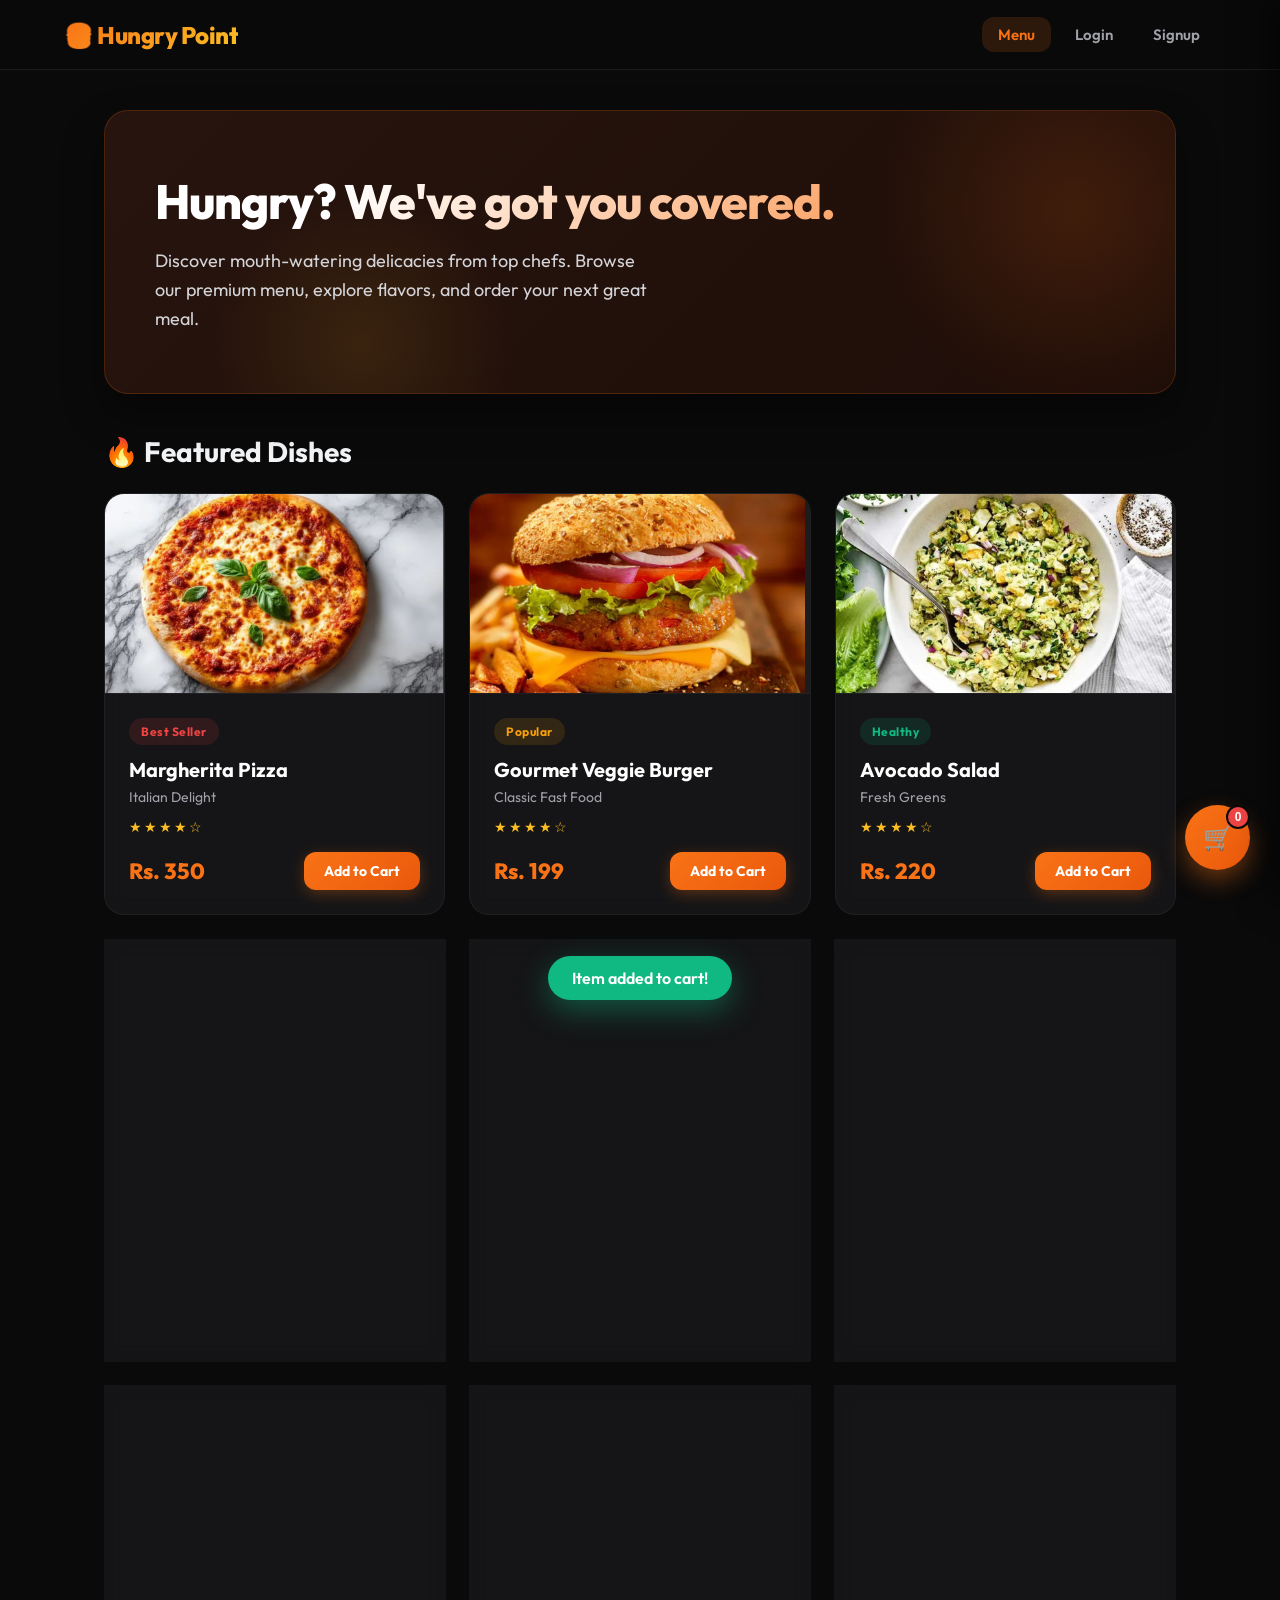
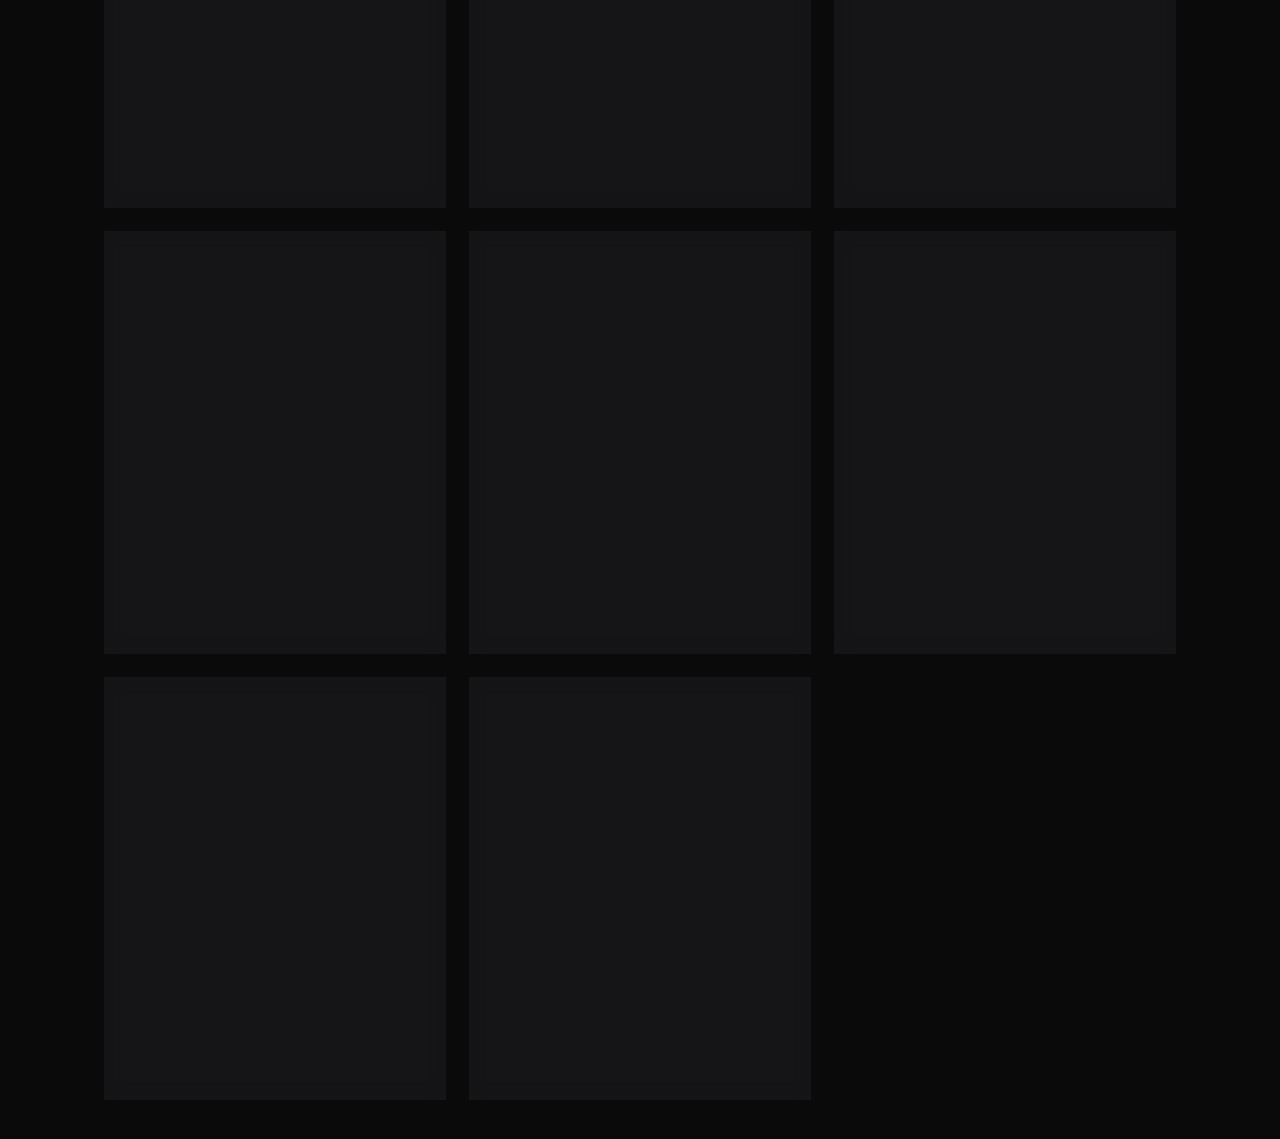
<file: index.html>
<!DOCTYPE html>
<html lang="en">
<head>
<meta charset="UTF-8">
<title>Food Delivery</title>
<link rel="stylesheet" href="style.css">
</head>
<body>

<div class="nav">
  <div class="brand">
    &#127828; Hungry Point
  </div>
  <div class="nav-links">
    <a href="index.html" class="active">Menu</a>
    <a href="login.html">Login</a>
    <a href="signup.html">Signup</a>
  </div>
</div>

<div class="container">
  <div class="hero">
    <h1>Hungry? We've got you covered.</h1>
    <p>Discover mouth-watering delicacies from top chefs. Browse our premium menu, explore flavors, and order your next great meal.</p>
  </div>

  <h2 class="section-title">
    &#128293; Featured Dishes
  </h2>

  <div class="grid" id="menu-grid">
    <!-- JS will populate these for easier data management -->
  </div>
</div>

<button class="cart-toggle-btn" id="cart-toggle">
  &#128722;
  <span class="cart-badge" id="cart-badge">0</span>
</button>

<div class="cart-sidebar" id="cart-sidebar">
  <div class="cart-header">
    <h2>Your Order</h2>
    <button class="close-cart" id="close-cart">&times;</button>
  </div>
  <div class="cart-items" id="cart-items">
    <div class="empty-cart">Your cart is empty.</div>
  </div>
  <div class="cart-footer">
    <div class="cart-total">
      <span>Total</span>
      <span id="cart-total-price">Rs. 0</span>
    </div>
    <button class="checkout-btn" id="checkout-btn">Place Order</button>
  </div>
</div>

<div class="toast" id="toast">Item added to cart!</div>

<script src="script.js"></script>

</body>
</html>
</file>
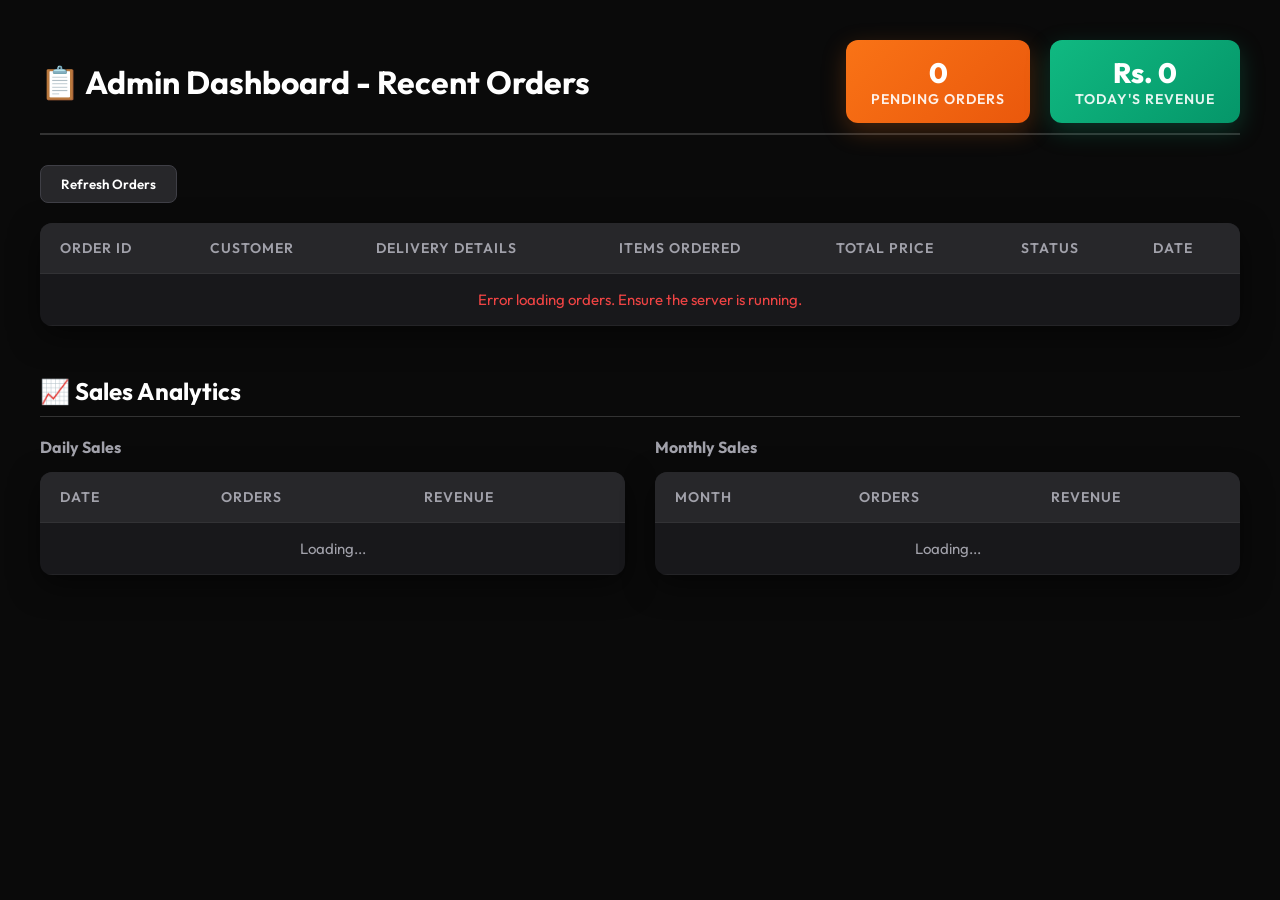
<file: food-delivery-admin/index.html>
<!DOCTYPE html>
<html lang="en">
<head>
<meta charset="UTF-8">
<title>Admin Dashboard - Orders</title>
<style>
@import url('https://fonts.googleapis.com/css2?family=Outfit:wght@400;500;600;700;800&display=swap');

* { box-sizing: border-box; margin: 0; padding: 0; }

body {
  font-family: 'Outfit', sans-serif;
  background: #0a0a0a;
  color: #f3f4f6;
  padding: 40px;
}

.header-container {
  display: flex;
  justify-content: space-between;
  align-items: center;
  margin-bottom: 30px;
  border-bottom: 2px solid #333;
  padding-bottom: 10px;
}

h1 {
  font-size: 32px;
  color: #fff;
}

.stats-card {
  background: linear-gradient(135deg, #f97316, #ea580c);
  padding: 15px 25px;
  border-radius: 12px;
  text-align: center;
  box-shadow: 0 8px 24px rgba(249, 115, 22, 0.25);
}

.stats-card .count {
  font-size: 28px;
  font-weight: 800;
  color: #fff;
}

.stats-card .label {
  font-size: 14px;
  font-weight: 600;
  color: rgba(255,255,255,0.9);
  text-transform: uppercase;
  letter-spacing: 1px;
}

table {
  width: 100%;
  border-collapse: collapse;
  background: #18181b;
  border-radius: 12px;
  overflow: hidden;
  box-shadow: 0 10px 30px rgba(0,0,0,0.5);
}

th, td {
  padding: 16px 20px;
  text-align: left;
  border-bottom: 1px solid rgba(255,255,255,0.05);
}

th {
  background: #27272a;
  color: #a1a1aa;
  font-weight: 600;
  font-size: 14px;
  text-transform: uppercase;
  letter-spacing: 1px;
}

td {
  font-size: 15px;
}

.order-items {
  background: #09090b;
  padding: 10px;
  border-radius: 8px;
  font-size: 13px;
  color: #a1a1aa;
  margin-top: 5px;
}

.badge {
  padding: 4px 10px;
  border-radius: 20px;
  font-weight: bold;
  font-size: 12px;
}
.badge.id { background: rgba(59, 130, 246, 0.2); color: #3b82f6; }
.badge.pending { background: rgba(249, 115, 22, 0.2); color: #f97316; }
.badge.completed { background: rgba(34, 197, 94, 0.2); color: #22c55e; }

.refresh-btn {
  background: #27272a;
  border: 1px solid #3f3f46;
  color: white;
  padding: 10px 20px;
  border-radius: 8px;
  font-family: 'Outfit', sans-serif;
  font-weight: 600;
  cursor: pointer;
  margin-bottom: 20px;
  transition: all 0.2s;
}
.refresh-btn:hover { background: #3f3f46; }

.complete-btn {
  background: #10b981;
  border: none;
  color: white;
  padding: 8px 14px;
  border-radius: 6px;
  font-family: 'Outfit', sans-serif;
  font-weight: 600;
  font-size: 13px;
  cursor: pointer;
  transition: opacity 0.2s;
  margin-top: 8px;
}
.complete-btn:hover { opacity: 0.8; }

</style>
</head>
<body>

<div class="header-container">
  <h1>&#128203; Admin Dashboard - Recent Orders</h1>
  <div style="display: flex; gap: 20px;">
    <div class="stats-card">
      <div class="count" id="pending-count">0</div>
      <div class="label">Pending Orders</div>
    </div>
    <div class="stats-card" style="background: linear-gradient(135deg, #10b981, #059669); box-shadow: 0 8px 24px rgba(16, 185, 129, 0.25);">
      <div class="count" id="today-revenue">Rs. 0</div>
      <div class="label">Today's Revenue</div>
    </div>
  </div>
</div>

<button class="refresh-btn" onclick="fetchOrders()">Refresh Orders</button>

<table>
  <thead>
    <tr>
      <th>Order ID</th>
      <th>Customer</th>
      <th>Delivery Details</th>
      <th>Items Ordered</th>
      <th>Total Price</th>
      <th>Status</th>
      <th>Date</th>
    </tr>
  </thead>
  <tbody id="orders-body">
    <tr>
      <td colspan="7" style="text-align: center; color: #a1a1aa;">Loading orders...</td>
    </tr>
  </tbody>
</table>

<h2 style="margin-top: 50px; margin-bottom: 20px; font-size: 24px; color: #fff; border-bottom: 1px solid #333; padding-bottom: 10px;">&#128200; Sales Analytics</h2>
<div style="display: grid; grid-template-columns: 1fr 1fr; gap: 30px;">
  <div>
    <h3 style="margin-bottom: 15px; color: #a1a1aa; font-size: 16px;">Daily Sales</h3>
    <table>
      <thead>
        <tr><th>Date</th><th>Orders</th><th>Revenue</th></tr>
      </thead>
      <tbody id="daily-sales-body">
        <tr><td colspan="3" style="text-align: center; color: #a1a1aa;">Loading...</td></tr>
      </tbody>
    </table>
  </div>
  <div>
    <h3 style="margin-bottom: 15px; color: #a1a1aa; font-size: 16px;">Monthly Sales</h3>
    <table>
      <thead>
        <tr><th>Month</th><th>Orders</th><th>Revenue</th></tr>
      </thead>
      <tbody id="monthly-sales-body">
        <tr><td colspan="3" style="text-align: center; color: #a1a1aa;">Loading...</td></tr>
      </tbody>
    </table>
  </div>
</div>

<script>
// =========================================================================
// IMPORTANT: REPLACE THIS URL WITH YOUR DEPLOYED VERCEL CLIENT APP URL
// Example: const API_BASE_URL = 'https://food-delivery-client.vercel.app';
// =========================================================================
const API_BASE_URL = 'https://food-delivery-mu-blond.vercel.app';

function fetchOrders() {
  document.getElementById('orders-body').innerHTML = '<tr><td colspan="7" style="text-align: center; color: #a1a1aa;">Loading orders...</td></tr>';
  
  fetch(API_BASE_URL + '/api/orders')
    .then(res => res.json())
    .then(orders => {
      const tbody = document.getElementById('orders-body');
      tbody.innerHTML = '';
      
      let pendingCount = 0;
      
      if (orders.length === 0) {
        tbody.innerHTML = '<tr><td colspan="7" style="text-align: center; color: #a1a1aa;">No orders found in the database.</td></tr>';
        document.getElementById('pending-count').innerText = 0;
        return;
      }
      
      orders.forEach(order => {
        if (order.status === 'Pending') pendingCount++;
        
        const itemsHtml = order.cart_data.map(item => `
          <div>${item.quantity}x ${item.name} (Rs. ${item.price})</div>
        `).join('');
        
        const statusBadgeClass = order.status === 'Pending' ? 'pending' : 'completed';
        const actionHtml = order.status === 'Pending' 
          ? `<button class="complete-btn" onclick="markCompleted(${order.id})">Mark as Completed ✓</button>`
          : ``;
        
        const tr = document.createElement('tr');
        tr.innerHTML = `
          <td><span class="badge id">#${order.id}</span></td>
          <td><strong>${order.user_name}</strong><br><span style="color:#71717a; font-size:12px;">${order.phone}</span></td>
          <td>${order.address}<br>${order.city}, ${order.zip_code}</td>
          <td><div class="order-items">${itemsHtml}</div></td>
          <td style="font-weight:bold; color:#f97316;">Rs. ${order.total_price}</td>
          <td>
            <span class="badge ${statusBadgeClass}">${order.status}</span><br>
            ${actionHtml}
          </td>
          <td style="font-size:13px; color:#71717a;">${new Date(order.timestamp).toLocaleString()}</td>
        `;
        tbody.appendChild(tr);
      });
      
      document.getElementById('pending-count').innerText = pendingCount;
    })
    .catch(err => {
      console.error(err);
      document.getElementById('orders-body').innerHTML = '<tr><td colspan="7" style="text-align: center; color: #ef4444;">Error loading orders. Ensure the server is running.</td></tr>';
    });
}

function markCompleted(orderId) {
  if (!API_BASE_URL) {
    alert("Please configure the API_BASE_URL in the code first!");
    return;
  }
  fetch(API_BASE_URL + '/api/order/status', {
    method: 'POST',
    headers: { 'Content-Type': 'application/json' },
    body: JSON.stringify({ id: orderId, status: 'Completed' })
  })
  .then(res => res.json())
  .then(data => {
    if (data.status === 'success') {
      fetchOrders(); // Refresh the list
      fetchSalesSummary(); // Refresh revenue
    } else {
      alert("Error updating order status.");
    }
  })
  .catch(err => console.error(err));
}

function fetchSalesSummary() {
  fetch(API_BASE_URL + '/api/sales/summary')
    .then(res => res.json())
    .then(data => {
      document.getElementById('today-revenue').innerText = 'Rs. ' + data.today_revenue;
      
      const dailyBody = document.getElementById('daily-sales-body');
      if (data.daily_sales.length === 0) {
        dailyBody.innerHTML = '<tr><td colspan="3" style="text-align: center; color: #a1a1aa;">No daily sales data.</td></tr>';
      } else {
        dailyBody.innerHTML = data.daily_sales.map(s => {
          const breakdown = s.order_list.map(o => `<span class="badge id" style="white-space: nowrap;">#${o.id}: Rs. ${o.amount}</span>`).join('');
          return `
          <tr>
            <td style="vertical-align: top;">${s.date}</td>
            <td><div style="display: flex; flex-wrap: wrap; gap: 6px;">${breakdown}</div></td>
            <td style="font-weight:bold; color:#10b981; vertical-align: top;">Rs. ${s.revenue}</td>
          </tr>
          `;
        }).join('');
      }

      const monthlyBody = document.getElementById('monthly-sales-body');
      if (data.monthly_sales.length === 0) {
        monthlyBody.innerHTML = '<tr><td colspan="3" style="text-align: center; color: #a1a1aa;">No monthly sales data.</td></tr>';
      } else {
        monthlyBody.innerHTML = data.monthly_sales.map(s => `
          <tr>
            <td>${s.month}</td>
            <td>${s.orders}</td>
            <td style="font-weight:bold; color:#10b981;">Rs. ${s.revenue}</td>
          </tr>
        `).join('');
      }
    })
    .catch(err => console.error('Error fetching sales summary:', err));
}

// Fetch on load
fetchOrders();
fetchSalesSummary();
</script>

</body>
</html>
</file>
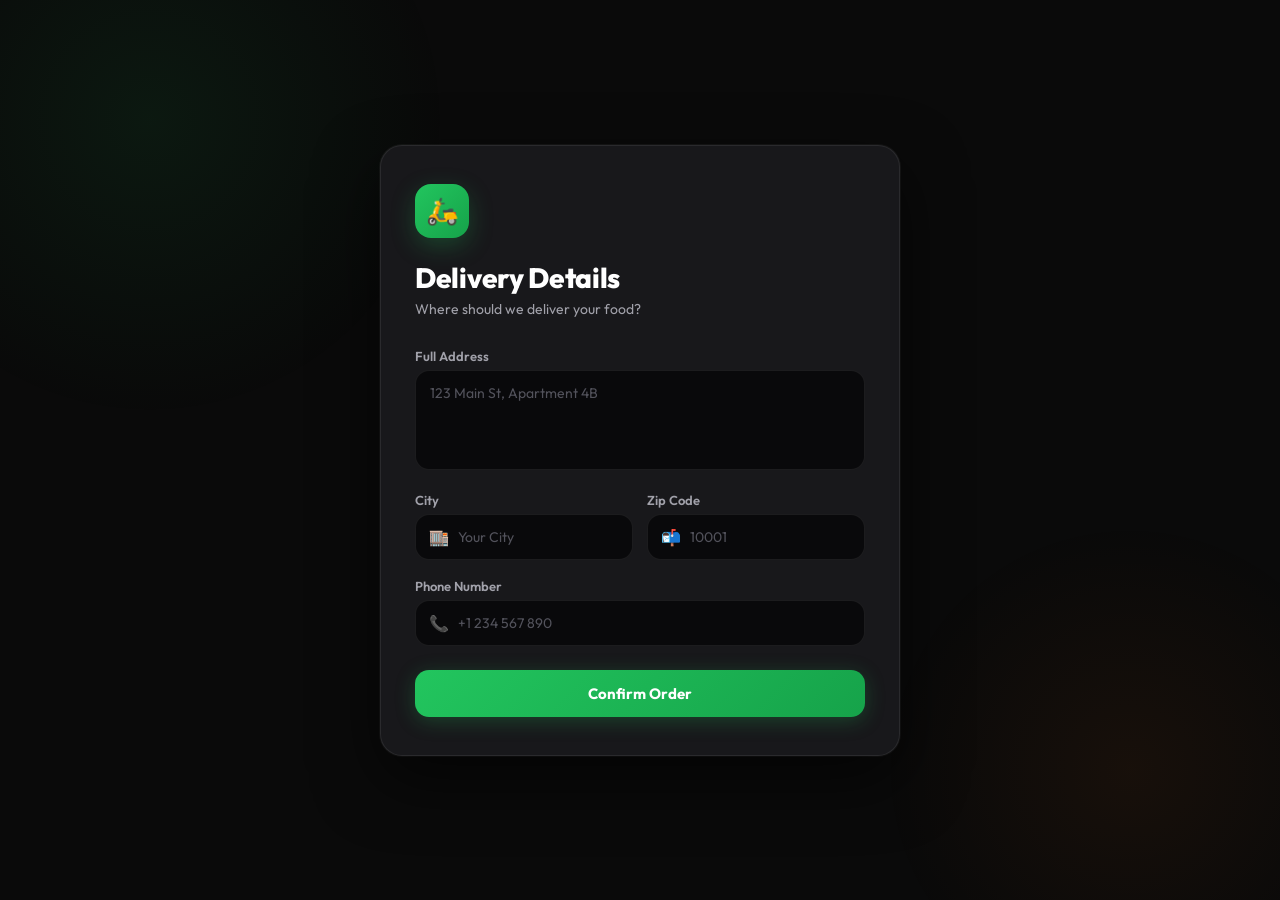
<file: checkout.html>
<!DOCTYPE html>
<html lang="en">
<head>
<meta charset="UTF-8">
<title>Checkout - Enter Address</title>
<style>
@import url('https://fonts.googleapis.com/css2?family=Outfit:wght@400;500;600;700;800&display=swap');

* { box-sizing: border-box; margin: 0; padding: 0; }

body {
  font-family: 'Outfit', sans-serif;
  min-height: 100vh;
  display: flex;
  align-items: center;
  justify-content: center;
  background: #0a0a0a;
  color: #f3f4f6;
  padding: 20px;
  position: relative;
  overflow: hidden;
}

body::before {
  content: '';
  position: fixed;
  width: 600px; height: 600px;
  background: radial-gradient(circle, rgba(34, 197, 94, 0.08), transparent 70%);
  top: -180px; left: -150px;
  border-radius: 50%;
}
body::after {
  content: '';
  position: fixed;
  width: 500px; height: 500px;
  background: radial-gradient(circle, rgba(249, 115, 22, 0.06), transparent 70%);
  bottom: -120px; right: -100px;
  border-radius: 50%;
}

.card {
  width: 100%;
  max-width: 520px;
  background: #18181b;
  border-radius: 22px;
  padding: 38px 34px;
  box-shadow: 0 24px 64px rgba(0,0,0,0.6), 0 0 0 1px rgba(255,255,255,0.05);
  position: relative;
  z-index: 1;
  border: 1px solid rgba(255,255,255,0.08);
}

.logo {
  width: 54px; height: 54px;
  background: linear-gradient(135deg, #22c55e, #16a34a);
  border-radius: 16px;
  display: flex;
  align-items: center;
  justify-content: center;
  font-size: 26px;
  color: #fff;
  margin-bottom: 22px;
  box-shadow: 0 8px 24px rgba(34, 197, 94, 0.25);
}

h1 {
  font-size: 28px;
  font-weight: 800;
  margin-bottom: 4px;
  letter-spacing: -0.3px;
  color: #fff;
}

.subtitle {
  color: #a1a1aa;
  font-size: 14px;
  margin-bottom: 28px;
  line-height: 1.5;
}

label {
  display: block;
  margin-bottom: 6px;
  font-size: 13px;
  font-weight: 600;
  color: #a1a1aa;
}

.input-wrap {
  position: relative;
  margin-bottom: 18px;
}

.input-wrap .icon {
  position: absolute;
  left: 14px;
  top: 50%;
  transform: translateY(-50%);
  font-size: 16px;
  color: #71717a;
  pointer-events: none;
}

input, textarea {
  width: 100%;
  padding: 13px 14px 13px 42px;
  border: 1.5px solid rgba(255,255,255,0.08);
  border-radius: 14px;
  font-size: 14px;
  font-family: inherit;
  transition: all 0.2s ease;
  background: #09090b;
  color: #f3f4f6;
  resize: none;
}

textarea {
  padding: 13px 14px 13px 14px;
  min-height: 100px;
}

input::placeholder, textarea::placeholder { color: #52525b; }

input:focus, textarea:focus {
  outline: none;
  border-color: #22c55e;
  box-shadow: 0 0 0 3px rgba(34, 197, 94, 0.1), 0 0 20px rgba(34, 197, 94, 0.05);
  background: #111;
}

.btn {
  width: 100%;
  border: none;
  border-radius: 14px;
  padding: 14px;
  font-size: 15px;
  font-weight: 700;
  font-family: inherit;
  background: linear-gradient(135deg, #22c55e, #16a34a);
  color: #ffffff;
  cursor: pointer;
  margin-top: 6px;
  transition: all 0.25s ease;
  box-shadow: 0 4px 20px rgba(34, 197, 94, 0.25);
}

.btn:hover {
  background: linear-gradient(135deg, #16a34a, #15803d);
  transform: translateY(-2px);
  box-shadow: 0 8px 30px rgba(34, 197, 94, 0.3);
}

.btn:active { transform: translateY(0); }

/* ---- Toast Notification ---- */
.toast {
  position: fixed;
  bottom: -100px;
  left: 50%;
  transform: translateX(-50%);
  background: #10b981;
  color: white;
  padding: 14px 28px;
  border-radius: 30px;
  font-weight: 600;
  box-shadow: 0 10px 30px rgba(16, 185, 129, 0.4);
  transition: bottom 0.4s cubic-bezier(0.175, 0.885, 0.32, 1.275);
  z-index: 300;
  font-size: 16px;
}
.toast.show { bottom: 40px; }
</style>
</head>
<body>

<div class="card" id="checkout-card">
  <div class="logo">&#128757;</div>
  <h1>Delivery Details</h1>
  <p class="subtitle">Where should we deliver your food?</p>

  <form id="checkout-form">
    <label for="address">Full Address</label>
    <div class="input-wrap">
      <textarea id="address" placeholder="123 Main St, Apartment 4B" required></textarea>
    </div>

    <div style="display: grid; grid-template-columns: 1fr 1fr; gap: 14px;">
      <div>
        <label for="city">City</label>
        <div class="input-wrap">
          <span class="icon">&#127980;</span>
          <input id="city" type="text" placeholder="Your City" required>
        </div>
      </div>
      <div>
        <label for="zip">Zip Code</label>
        <div class="input-wrap">
          <span class="icon">&#128236;</span>
          <input id="zip" type="text" placeholder="10001" required>
        </div>
      </div>
    </div>

    <label for="phone">Phone Number</label>
    <div class="input-wrap">
      <span class="icon">&#128222;</span>
      <input id="phone" type="text" placeholder="+1 234 567 890" required>
    </div>

    <button type="submit" class="btn">Confirm Order</button>
  </form>
</div>

<div class="toast" id="toast">Thanks for ordering!</div>

<script>
  document.getElementById('checkout-form').addEventListener('submit', function(e) {
    e.preventDefault(); // Prevent form submission
    
    // Disable form
    const btn = document.querySelector('.btn');
    btn.textContent = 'Processing...';
    btn.disabled = true;
    btn.style.opacity = '0.7';

    // Gather data
    const address = document.getElementById('address').value;
    const city = document.getElementById('city').value;
    const zip = document.getElementById('zip').value;
    const phone = document.getElementById('phone').value;
    const cart = JSON.parse(localStorage.getItem('cart') || '[]');
    const user_name = localStorage.getItem('user') || 'Guest';

    const orderData = {
      user_name: user_name,
      address: address,
      city: city,
      zip_code: zip,
      phone: phone,
      cart: cart
    };

    fetch('/api/order', {
      method: 'POST',
      headers: {
        'Content-Type': 'application/json'
      },
      body: JSON.stringify(orderData)
    })
    .then(response => response.json())
    .then(data => {
      if(data.status === 'success') {
        // Clear cart
        localStorage.removeItem('cart');

        // Show success message
        const toast = document.getElementById('toast');
        toast.classList.add('show');
        
        // Redirect back to home after 2.5 seconds
        setTimeout(() => {
          window.location.href = 'index.html';
        }, 2500);
      } else {
        alert("Error placing order: " + data.message);
        btn.textContent = 'Confirm Order';
        btn.disabled = false;
        btn.style.opacity = '1';
      }
    })
    .catch(error => {
      console.error('Error:', error);
      alert("Error placing order.");
      btn.textContent = 'Confirm Order';
      btn.disabled = false;
      btn.style.opacity = '1';
    });
  });
</script>

</body>
</html>
</file>
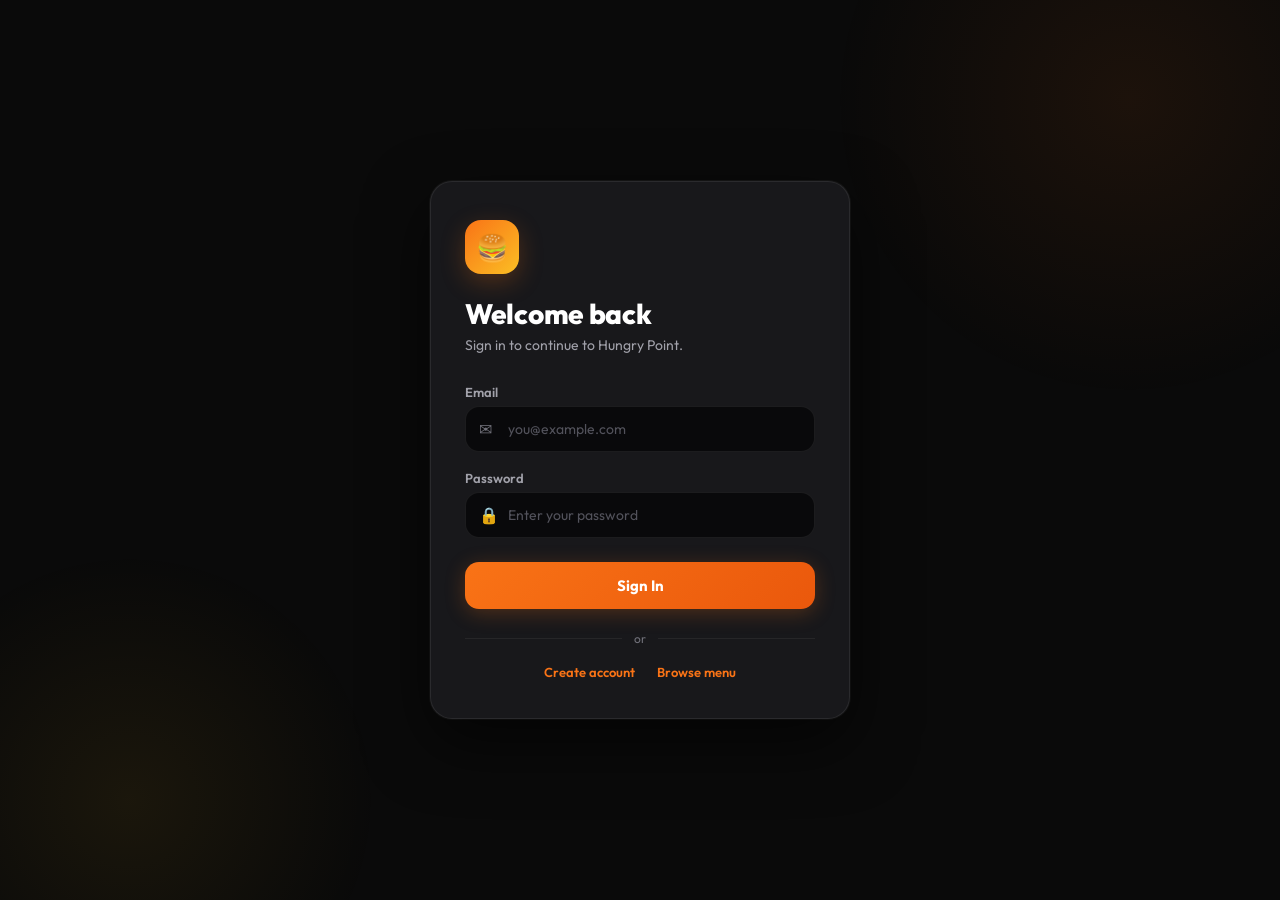
<file: login.html>
<!DOCTYPE html>
<html lang="en">
<head>
<meta charset="UTF-8">
<title>Login Page</title>

<style>
@import url('https://fonts.googleapis.com/css2?family=Outfit:wght@400;500;600;700;800&display=swap');

* { box-sizing: border-box; margin: 0; padding: 0; }

body {
  font-family: 'Outfit', sans-serif;
  min-height: 100vh;
  display: flex;
  align-items: center;
  justify-content: center;
  background: #0a0a0a;
  color: #f3f4f6;
  padding: 20px;
  position: relative;
  overflow: hidden;
}

/* decorative bg glows */
body::before {
  content: '';
  position: fixed;
  width: 600px; height: 600px;
  background: radial-gradient(circle, rgba(249, 115, 22, 0.08), transparent 70%);
  top: -200px; right: -150px;
  border-radius: 50%;
}
body::after {
  content: '';
  position: fixed;
  width: 500px; height: 500px;
  background: radial-gradient(circle, rgba(251, 191, 36, 0.07), transparent 70%);
  bottom: -150px; left: -120px;
  border-radius: 50%;
}

.card {
  width: 100%;
  max-width: 420px;
  background: #18181b;
  border-radius: 22px;
  padding: 38px 34px;
  box-shadow: 0 24px 64px rgba(0,0,0,0.6), 0 0 0 1px rgba(255,255,255,0.05);
  position: relative;
  z-index: 1;
  border: 1px solid rgba(255,255,255,0.08);
}

.logo {
  width: 54px; height: 54px;
  background: linear-gradient(135deg, #f97316, #fbbf24);
  border-radius: 16px;
  display: flex;
  align-items: center;
  justify-content: center;
  font-size: 26px;
  color: #fff;
  margin-bottom: 22px;
  box-shadow: 0 8px 24px rgba(249, 115, 22, 0.25);
}

h1 {
  font-size: 28px;
  font-weight: 800;
  margin-bottom: 4px;
  letter-spacing: -0.3px;
  color: #fff;
}

.subtitle {
  color: #a1a1aa;
  font-size: 14px;
  margin-bottom: 28px;
  line-height: 1.5;
}

label {
  display: block;
  margin-bottom: 6px;
  font-size: 13px;
  font-weight: 600;
  color: #a1a1aa;
}

.input-wrap {
  position: relative;
  margin-bottom: 18px;
}

.input-wrap .icon {
  position: absolute;
  left: 14px;
  top: 50%;
  transform: translateY(-50%);
  font-size: 16px;
  color: #71717a;
  pointer-events: none;
}

input {
  width: 100%;
  padding: 13px 14px 13px 42px;
  border: 1.5px solid rgba(255,255,255,0.08);
  border-radius: 14px;
  font-size: 14px;
  font-family: inherit;
  transition: all 0.2s ease;
  background: #09090b;
  color: #f3f4f6;
}

input::placeholder { color: #52525b; }

input:focus {
  outline: none;
  border-color: #f97316;
  box-shadow: 0 0 0 3px rgba(249, 115, 22, 0.1), 0 0 20px rgba(249, 115, 22, 0.05);
  background: #111;
}

.btn {
  width: 100%;
  border: none;
  border-radius: 14px;
  padding: 14px;
  font-size: 15px;
  font-weight: 700;
  font-family: inherit;
  background: linear-gradient(135deg, #f97316, #ea580c);
  color: #ffffff;
  cursor: pointer;
  margin-top: 6px;
  transition: all 0.25s ease;
  box-shadow: 0 4px 20px rgba(249, 115, 22, 0.25);
}

.btn:hover {
  background: linear-gradient(135deg, #ea580c, #c2410c);
  transform: translateY(-2px);
  box-shadow: 0 8px 30px rgba(249, 115, 22, 0.3);
}

.btn:active { transform: translateY(0); }

.error {
  background: rgba(239,68,68,0.08);
  color: #f87171;
  border: 1px solid rgba(239,68,68,0.2);
  border-radius: 14px;
  padding: 12px 14px;
  margin-bottom: 18px;
  font-size: 13px;
  display: flex;
  align-items: center;
  gap: 8px;
}

.divider {
  display: flex;
  align-items: center;
  margin: 22px 0 18px;
  color: #71717a;
  font-size: 12px;
}

.divider::before,
.divider::after {
  content: '';
  flex: 1;
  height: 1px;
  background: rgba(255,255,255,0.06);
}

.divider::before { margin-right: 12px; }
.divider::after  { margin-left: 12px; }

.links {
  display: flex;
  justify-content: center;
  gap: 22px;
  font-size: 13px;
}

.links a {
  color: #f97316;
  text-decoration: none;
  font-weight: 600;
  transition: all 0.2s ease;
}

.links a:hover {
  color: #fb923c;
  text-decoration: underline;
}
</style>
</head>
<body>
	<div class="card">
		<div class="logo">&#127828;</div>
		<h1>Welcome back</h1>
		<p class="subtitle">Sign in to continue to Hungry Point.</p>

		<form method="get" action="#">
			<label for="username">Email</label>
			<div class="input-wrap">
				<span class="icon">&#9993;</span>
				<input id="username" type="text" name="username" placeholder="you@example.com" required>
			</div>

			<label for="password">Password</label>
			<div class="input-wrap">
				<span class="icon">&#128274;</span>
				<input id="password" type="password" name="password" placeholder="Enter your password" required>
			</div>

			<button class="btn" type="button" onclick="handleLogin()">Sign In</button>
		</form>

		<script>
			function handleLogin() {
				const email = document.getElementById('username').value;
				if (email) {
					const name = email.split('@')[0];
					localStorage.setItem('user', name);
					window.location.href = 'index.html';
				} else {
					alert("Please enter an email");
				}
			}
		</script>

		<div class="divider">or</div>

		<div class="links">
			<a href="signup.html">Create account</a>
			<a href="index.html">Browse menu</a>
		</div>
	</div>

</body>
</html>
</file>
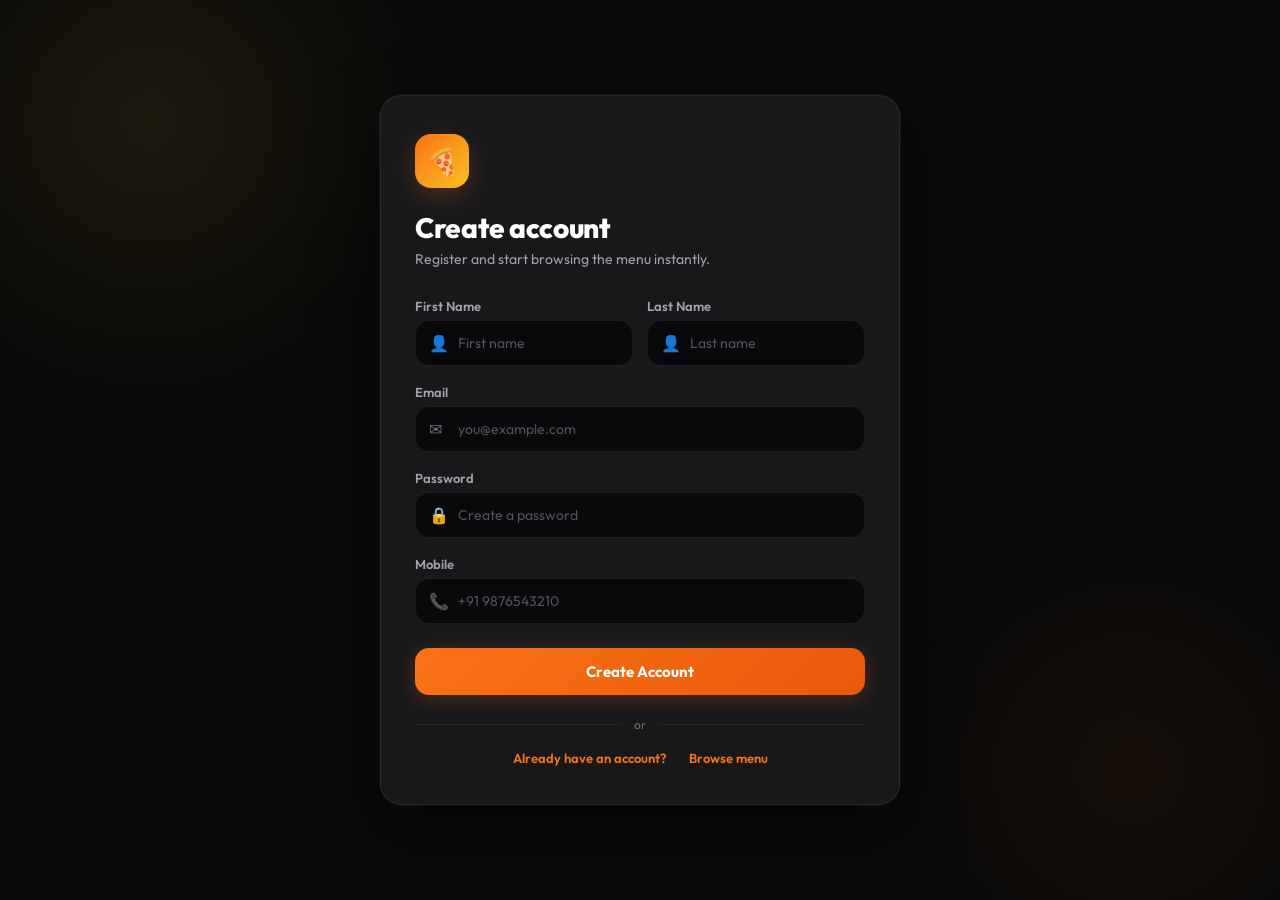
<file: signup.html>
<!DOCTYPE html>
<html lang="en">
<head>
<meta charset="UTF-8">
<title>Signup Page</title>
<style>
@import url('https://fonts.googleapis.com/css2?family=Outfit:wght@400;500;600;700;800&display=swap');

* { box-sizing: border-box; margin: 0; padding: 0; }

body {
  font-family: 'Outfit', sans-serif;
  min-height: 100vh;
  display: flex;
  align-items: center;
  justify-content: center;
  background: #0a0a0a;
  color: #f3f4f6;
  padding: 20px;
  position: relative;
  overflow: hidden;
}

body::before {
  content: '';
  position: fixed;
  width: 600px; height: 600px;
  background: radial-gradient(circle, rgba(251, 191, 36, 0.08), transparent 70%);
  top: -180px; left: -150px;
  border-radius: 50%;
}
body::after {
  content: '';
  position: fixed;
  width: 500px; height: 500px;
  background: radial-gradient(circle, rgba(249, 115, 22, 0.06), transparent 70%);
  bottom: -120px; right: -100px;
  border-radius: 50%;
}

.card {
  width: 100%;
  max-width: 520px;
  background: #18181b;
  border-radius: 22px;
  padding: 38px 34px;
  box-shadow: 0 24px 64px rgba(0,0,0,0.6), 0 0 0 1px rgba(255,255,255,0.05);
  position: relative;
  z-index: 1;
  border: 1px solid rgba(255,255,255,0.08);
}

.logo {
  width: 54px; height: 54px;
  background: linear-gradient(135deg, #f97316, #fbbf24);
  border-radius: 16px;
  display: flex;
  align-items: center;
  justify-content: center;
  font-size: 26px;
  color: #fff;
  margin-bottom: 22px;
  box-shadow: 0 8px 24px rgba(249, 115, 22, 0.25);
}

h1 {
  font-size: 28px;
  font-weight: 800;
  margin-bottom: 4px;
  letter-spacing: -0.3px;
  color: #fff;
}

.subtitle {
  color: #a1a1aa;
  font-size: 14px;
  margin-bottom: 28px;
  line-height: 1.5;
}

.error {
  background: rgba(239,68,68,0.08);
  color: #f87171;
  border: 1px solid rgba(239,68,68,0.2);
  border-radius: 14px;
  padding: 12px 14px;
  margin-bottom: 18px;
  font-size: 13px;
  display: flex;
  align-items: center;
  gap: 8px;
}

.grid {
  display: grid;
  grid-template-columns: 1fr 1fr;
  gap: 14px;
}

label {
  display: block;
  margin-bottom: 6px;
  font-size: 13px;
  font-weight: 600;
  color: #a1a1aa;
}

.input-wrap {
  position: relative;
  margin-bottom: 18px;
}

.input-wrap .icon {
  position: absolute;
  left: 14px;
  top: 50%;
  transform: translateY(-50%);
  font-size: 16px;
  color: #71717a;
  pointer-events: none;
}

input {
  width: 100%;
  padding: 13px 14px 13px 42px;
  border: 1.5px solid rgba(255,255,255,0.08);
  border-radius: 14px;
  font-size: 14px;
  font-family: inherit;
  transition: all 0.2s ease;
  background: #09090b;
  color: #f3f4f6;
}

input::placeholder { color: #52525b; }

input:focus {
  outline: none;
  border-color: #f97316;
  box-shadow: 0 0 0 3px rgba(249, 115, 22, 0.1), 0 0 20px rgba(249, 115, 22, 0.05);
  background: #111;
}

.btn {
  width: 100%;
  border: none;
  border-radius: 14px;
  padding: 14px;
  font-size: 15px;
  font-weight: 700;
  font-family: inherit;
  background: linear-gradient(135deg, #f97316, #ea580c);
  color: #ffffff;
  cursor: pointer;
  margin-top: 6px;
  transition: all 0.25s ease;
  box-shadow: 0 4px 20px rgba(249, 115, 22, 0.25);
}

.btn:hover {
  background: linear-gradient(135deg, #ea580c, #c2410c);
  transform: translateY(-2px);
  box-shadow: 0 8px 30px rgba(249, 115, 22, 0.3);
}

.btn:active { transform: translateY(0); }

.divider {
  display: flex;
  align-items: center;
  margin: 22px 0 18px;
  color: #71717a;
  font-size: 12px;
}

.divider::before,
.divider::after {
  content: '';
  flex: 1;
  height: 1px;
  background: rgba(255,255,255,0.06);
}

.divider::before { margin-right: 12px; }
.divider::after  { margin-left: 12px; }

.links {
  display: flex;
  justify-content: center;
  gap: 22px;
  font-size: 13px;
}

.links a {
  color: #f97316;
  text-decoration: none;
  font-weight: 600;
  transition: all 0.2s ease;
}

.links a:hover {
  color: #fb923c;
  text-decoration: underline;
}

@media screen and (max-width: 640px) {
  .grid { grid-template-columns: 1fr; }
  .card { padding: 28px 22px; }
}
</style>
</head>
<body>
	<div class="card">
		<div class="logo">&#127829;</div>
		<h1>Create account</h1>
		<p class="subtitle">Register and start browsing the menu instantly.</p>

		<form action="#" method="get">
			<div class="grid">
				<div>
					<label for="user_fname">First Name</label>
					<div class="input-wrap">
						<span class="icon">&#128100;</span>
						<input id="user_fname" type="text" name="user_fname" placeholder="First name" required>
					</div>
				</div>
				<div>
					<label for="user_lname">Last Name</label>
					<div class="input-wrap">
						<span class="icon">&#128100;</span>
						<input id="user_lname" type="text" name="user_lname" placeholder="Last name" required>
					</div>
				</div>
			</div>

			<label for="user_email">Email</label>
			<div class="input-wrap">
				<span class="icon">&#9993;</span>
				<input id="user_email" type="text" name="user_email" placeholder="you@example.com" required>
			</div>

			<label for="user_pass">Password</label>
			<div class="input-wrap">
				<span class="icon">&#128274;</span>
				<input id="user_pass" type="password" name="user_pass" placeholder="Create a password" required>
			</div>

			<label for="user_mobile">Mobile</label>
			<div class="input-wrap">
				<span class="icon">&#128222;</span>
				<input id="user_mobile" type="text" name="user_mobile" placeholder="+91 9876543210" required>
			</div>

			<button type="button" onclick="handleSignup()" class="btn">Create Account</button>
		</form>

		<script>
			function handleSignup() {
				const fname = document.getElementById('user_fname').value;
				if (fname) {
					localStorage.setItem('user', fname);
					window.location.href = 'index.html';
				} else {
					alert("Please enter your first name");
				}
			}
		</script>

		<div class="divider">or</div>

		<div class="links">
			<a href="login.html">Already have an account?</a>
			<a href="index.html">Browse menu</a>
		</div>
	</div>
</body>
</html>
</file>
<file: style.css>
@import url('https://fonts.googleapis.com/css2?family=Outfit:wght@400;500;600;700;800&display=swap');

* { box-sizing: border-box; margin: 0; padding: 0; }

body {
  font-family: 'Outfit', sans-serif;
  background: #0a0a0a;
  color: #f3f4f6;
  min-height: 100vh;
  overflow-x: hidden;
}

/* ---- Navbar ---- */
.nav {
  background: rgba(10, 10, 10, 0.85);
  backdrop-filter: blur(16px);
  -webkit-backdrop-filter: blur(16px);
  border-bottom: 1px solid rgba(255,255,255,0.08);
  padding: 0 5%;
  height: 70px;
  display: flex;
  justify-content: space-between;
  align-items: center;
  position: sticky;
  top: 0;
  z-index: 100;
}

.brand {
  font-size: 24px;
  font-weight: 800;
  background: linear-gradient(135deg, #f97316, #fbbf24);
  -webkit-background-clip: text;
  background-clip: text;
  -webkit-text-fill-color: transparent;
  letter-spacing: -0.5px;
  display: flex;
  align-items: center;
  gap: 8px;
}

.nav-links { display: flex; gap: 8px; align-items: center; }

.nav-links a {
  text-decoration: none;
  color: #a1a1aa;
  font-size: 15px;
  font-weight: 600;
  padding: 8px 16px;
  border-radius: 12px;
  transition: all 0.3s ease;
}

.nav-links a:hover { background: rgba(255,255,255,0.08); color: #f3f4f6; }
.nav-links a.active { background: rgba(249, 115, 22, 0.15); color: #f97316; }

/* ---- Container ---- */
.container {
  max-width: 1200px;
  margin: 0 auto;
  padding: 40px 5%;
}

/* ---- Hero ---- */
.hero {
  border-radius: 24px;
  background: linear-gradient(135deg, #27140e 0%, #1e0d08 100%);
  padding: 60px 50px;
  margin-bottom: 40px;
  position: relative;
  overflow: hidden;
  border: 1px solid rgba(249, 115, 22, 0.2);
  box-shadow: 0 20px 40px rgba(0,0,0,0.4);
}

.hero::before {
  content: '';
  position: absolute;
  top: -100px; right: -100px;
  width: 400px; height: 400px;
  background: radial-gradient(circle, rgba(249, 115, 22, 0.15), transparent 70%);
  border-radius: 50%;
}

.hero::after {
  content: '';
  position: absolute;
  bottom: -100px; left: 10%;
  width: 300px; height: 300px;
  background: radial-gradient(circle, rgba(251, 191, 36, 0.1), transparent 70%);
  border-radius: 50%;
}

.hero h1 {
  font-size: 48px;
  font-weight: 800;
  letter-spacing: -1px;
  position: relative; z-index: 1;
  background: linear-gradient(135deg, #ffffff 20%, #f97316 100%);
  -webkit-background-clip: text;
  background-clip: text;
  -webkit-text-fill-color: transparent;
  margin-bottom: 16px;
}

.hero p {
  color: #d4d4d8;
  font-size: 18px;
  max-width: 500px;
  line-height: 1.6;
  position: relative; z-index: 1;
}

/* ---- Section Heading ---- */
.section-title {
  font-size: 28px;
  font-weight: 700;
  margin-bottom: 24px;
  color: #f3f4f6;
  display: flex;
  align-items: center;
  gap: 12px;
}

/* ---- Grid ---- */
.grid {
  display: grid;
  grid-template-columns: repeat(auto-fill, minmax(300px, 1fr));
  gap: 24px;
}

/* ---- Card ---- */
.card {
  background: rgba(24, 24, 27, 0.8);
  backdrop-filter: blur(10px);
  border: 1px solid rgba(255,255,255,0.05);
  border-radius: 20px;
  overflow: hidden;
  transition: all 0.4s cubic-bezier(0.175, 0.885, 0.32, 1.275);
  display: flex;
  flex-direction: column;
}

.card:hover {
  transform: translateY(-10px);
  box-shadow: 0 20px 40px rgba(249, 115, 22, 0.15);
  border-color: rgba(249, 115, 22, 0.4);
}

.card-img {
  height: 200px;
  width: 100%;
  object-fit: cover;
  border-bottom: 1px solid rgba(255,255,255,0.05);
}

.card-body { padding: 24px; flex-grow: 1; display: flex; flex-direction: column; }

.badge {
  display: inline-block;
  padding: 6px 12px;
  border-radius: 20px;
  font-size: 12px;
  font-weight: 700;
  margin-bottom: 12px;
  letter-spacing: 0.5px;
  align-self: flex-start;
}

.card h3 {
  font-size: 20px;
  font-weight: 700;
  margin-bottom: 6px;
  color: #fff;
}

.meta {
  font-size: 14px;
  color: #a1a1aa;
  margin-bottom: 12px;
  flex-grow: 1;
}

.stars {
  color: #fbbf24;
  font-size: 14px;
  letter-spacing: 2px;
  margin-bottom: 16px;
}

.card-footer {
  display: flex;
  justify-content: space-between;
  align-items: center;
  margin-top: auto;
}

.price {
  font-size: 22px;
  font-weight: 800;
  color: #f97316;
}

.add-btn {
  background: linear-gradient(135deg, #f97316, #ea580c);
  color: #fff;
  border: none;
  padding: 10px 20px;
  border-radius: 12px;
  font-size: 14px;
  font-weight: 700;
  font-family: inherit;
  cursor: pointer;
  transition: all 0.3s ease;
  box-shadow: 0 4px 15px rgba(249, 115, 22, 0.3);
}

.add-btn:hover {
  transform: translateY(-2px) scale(1.05);
  box-shadow: 0 8px 25px rgba(249, 115, 22, 0.4);
}

.add-btn:active {
  transform: translateY(0) scale(0.95);
}

/* ---- Floating Cart Button ---- */
.cart-toggle-btn {
  position: fixed;
  bottom: 30px;
  right: 30px;
  width: 65px;
  height: 65px;
  background: linear-gradient(135deg, #f97316, #ea580c);
  border-radius: 50%;
  display: flex;
  justify-content: center;
  align-items: center;
  font-size: 24px;
  color: #fff;
  box-shadow: 0 10px 25px rgba(249, 115, 22, 0.4);
  cursor: pointer;
  z-index: 90;
  transition: transform 0.3s cubic-bezier(0.175, 0.885, 0.32, 1.275); border: none;
}
.cart-toggle-btn:hover { transform: scale(1.1); }

.cart-badge {
  position: absolute;
  top: 0;
  right: 0;
  background: #ef4444;
  color: white;
  min-width: 24px;
  height: 24px;
  border-radius: 12px;
  font-size: 12px;
  font-weight: bold;
  display: flex;
  justify-content: center;
  align-items: center;
  border: 2px solid #0a0a0a;
}

/* ---- Cart Sidebar ---- */
.cart-sidebar {
  position: fixed;
  top: 0;
  right: -400px;
  width: 400px;
  max-width: 100vw;
  height: 100vh;
  background: rgba(15, 15, 15, 0.95);
  backdrop-filter: blur(20px);
  -webkit-backdrop-filter: blur(20px);
  border-left: 1px solid rgba(255,255,255,0.08);
  box-shadow: -10px 0 30px rgba(0,0,0,0.5);
  z-index: 200;
  display: flex;
  flex-direction: column;
  transition: right 0.4s cubic-bezier(0.19, 1, 0.22, 1);
}

.cart-sidebar.open {
  right: 0;
}

.cart-header {
  padding: 24px;
  border-bottom: 1px solid rgba(255,255,255,0.08);
  display: flex;
  justify-content: space-between;
  align-items: center;
}

.cart-header h2 {
  font-size: 24px;
  font-weight: 700;
  color: #fff;
}

.close-cart {
  background: transparent;
  border: none;
  color: #a1a1aa;
  font-size: 28px;
  cursor: pointer;
  transition: color 0.2s;
}
.close-cart:hover { color: #f97316; }

.cart-items {
  flex-grow: 1;
  overflow-y: auto;
  padding: 24px;
}

.cart-item {
  display: flex;
  justify-content: space-between;
  align-items: center;
  background: rgba(255,255,255,0.03);
  padding: 16px;
  border-radius: 16px;
  margin-bottom: 12px;
  border: 1px solid rgba(255,255,255,0.05);
}

.item-info h4 { font-size: 16px; color: #fff; margin-bottom: 4px; }
.item-info .item-price { color: #f97316; font-weight: 600; font-size: 14px; }
.item-quantity { font-size: 14px; color: #a1a1aa; }

.remove-btn {
  background: rgba(239, 68, 68, 0.1);
  color: #ef4444;
  border: none;
  padding: 6px 12px;
  border-radius: 8px;
  cursor: pointer;
  font-weight: bold;
  transition: background 0.2s;
}
.remove-btn:hover { background: rgba(239, 68, 68, 0.2); }

.cart-footer {
  padding: 24px;
  background: rgba(0,0,0,0.5);
  border-top: 1px solid rgba(255,255,255,0.08);
}

.cart-total {
  display: flex;
  justify-content: space-between;
  font-size: 20px;
  font-weight: 700;
  margin-bottom: 20px;
  color: #fff;
}
.cart-total span:last-child { color: #f97316; }

.checkout-btn {
  width: 100%;
  padding: 16px;
  background: linear-gradient(135deg, #22c55e, #16a34a);
  color: white;
  border: none;
  border-radius: 14px;
  font-size: 16px;
  font-weight: 700;
  font-family: inherit;
  cursor: pointer;
  transition: all 0.3s;
  box-shadow: 0 4px 15px rgba(34, 197, 94, 0.3);
}

.checkout-btn:hover {
  transform: translateY(-2px);
  box-shadow: 0 8px 25px rgba(34, 197, 94, 0.4);
}

.empty-cart {
  text-align: center;
  color: #71717a;
  margin-top: 50px;
}

/* ---- Toast Notification ---- */
.toast {
  position: fixed;
  bottom: -100px;
  left: 50%;
  transform: translateX(-50%);
  background: #10b981;
  color: white;
  padding: 12px 24px;
  border-radius: 30px;
  font-weight: 600;
  box-shadow: 0 10px 30px rgba(16, 185, 129, 0.4);
  transition: bottom 0.4s cubic-bezier(0.175, 0.885, 0.32, 1.275);
  z-index: 300;
}
.toast.show { bottom: 40px; }

/* ---- Responsive ---- */
@media screen and (max-width: 768px) {
  .hero h1 { font-size: 36px; }
  .cart-sidebar { width: 100%; right: -100%; }
}

/* Custom Scrollbar */
::-webkit-scrollbar { width: 8px; }
::-webkit-scrollbar-track { background: #0a0a0a; }
::-webkit-scrollbar-thumb { background: #3f3f46; border-radius: 4px; }
::-webkit-scrollbar-thumb:hover { background: #52525b; }
</file>
